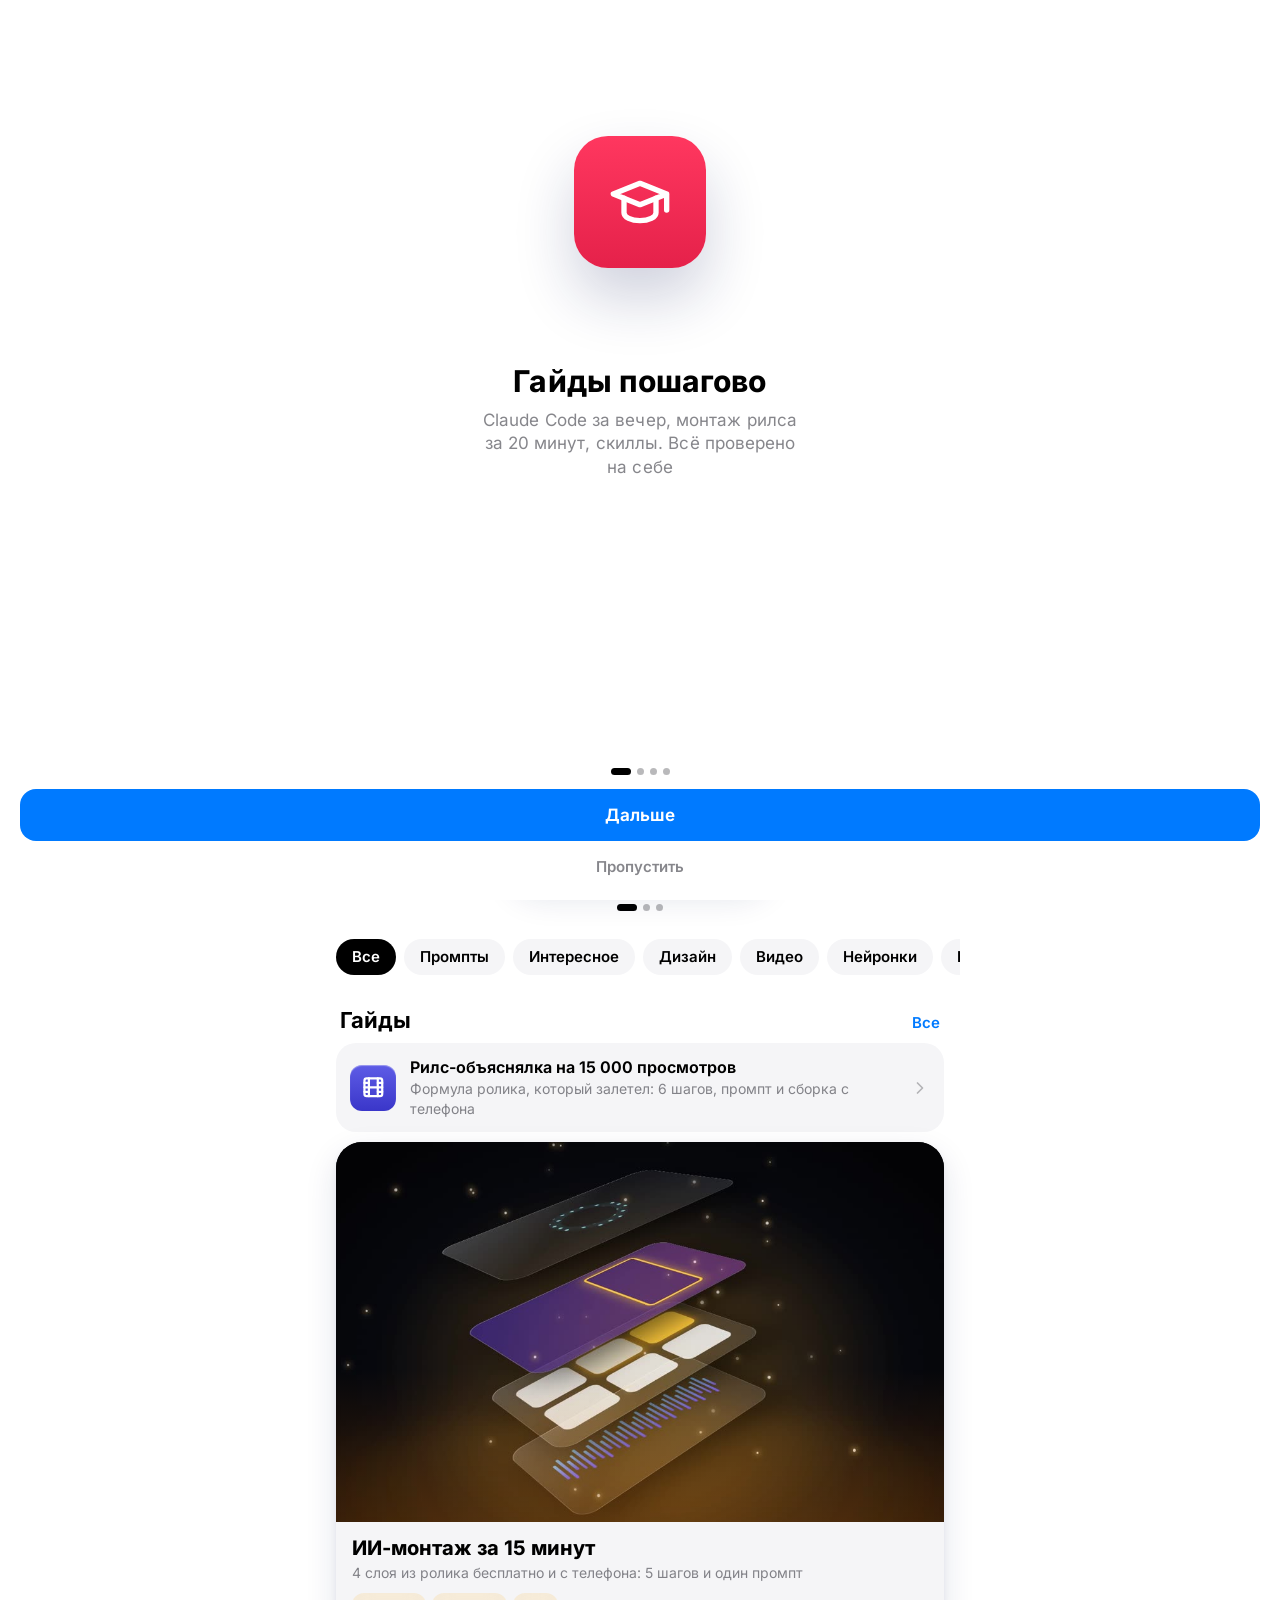
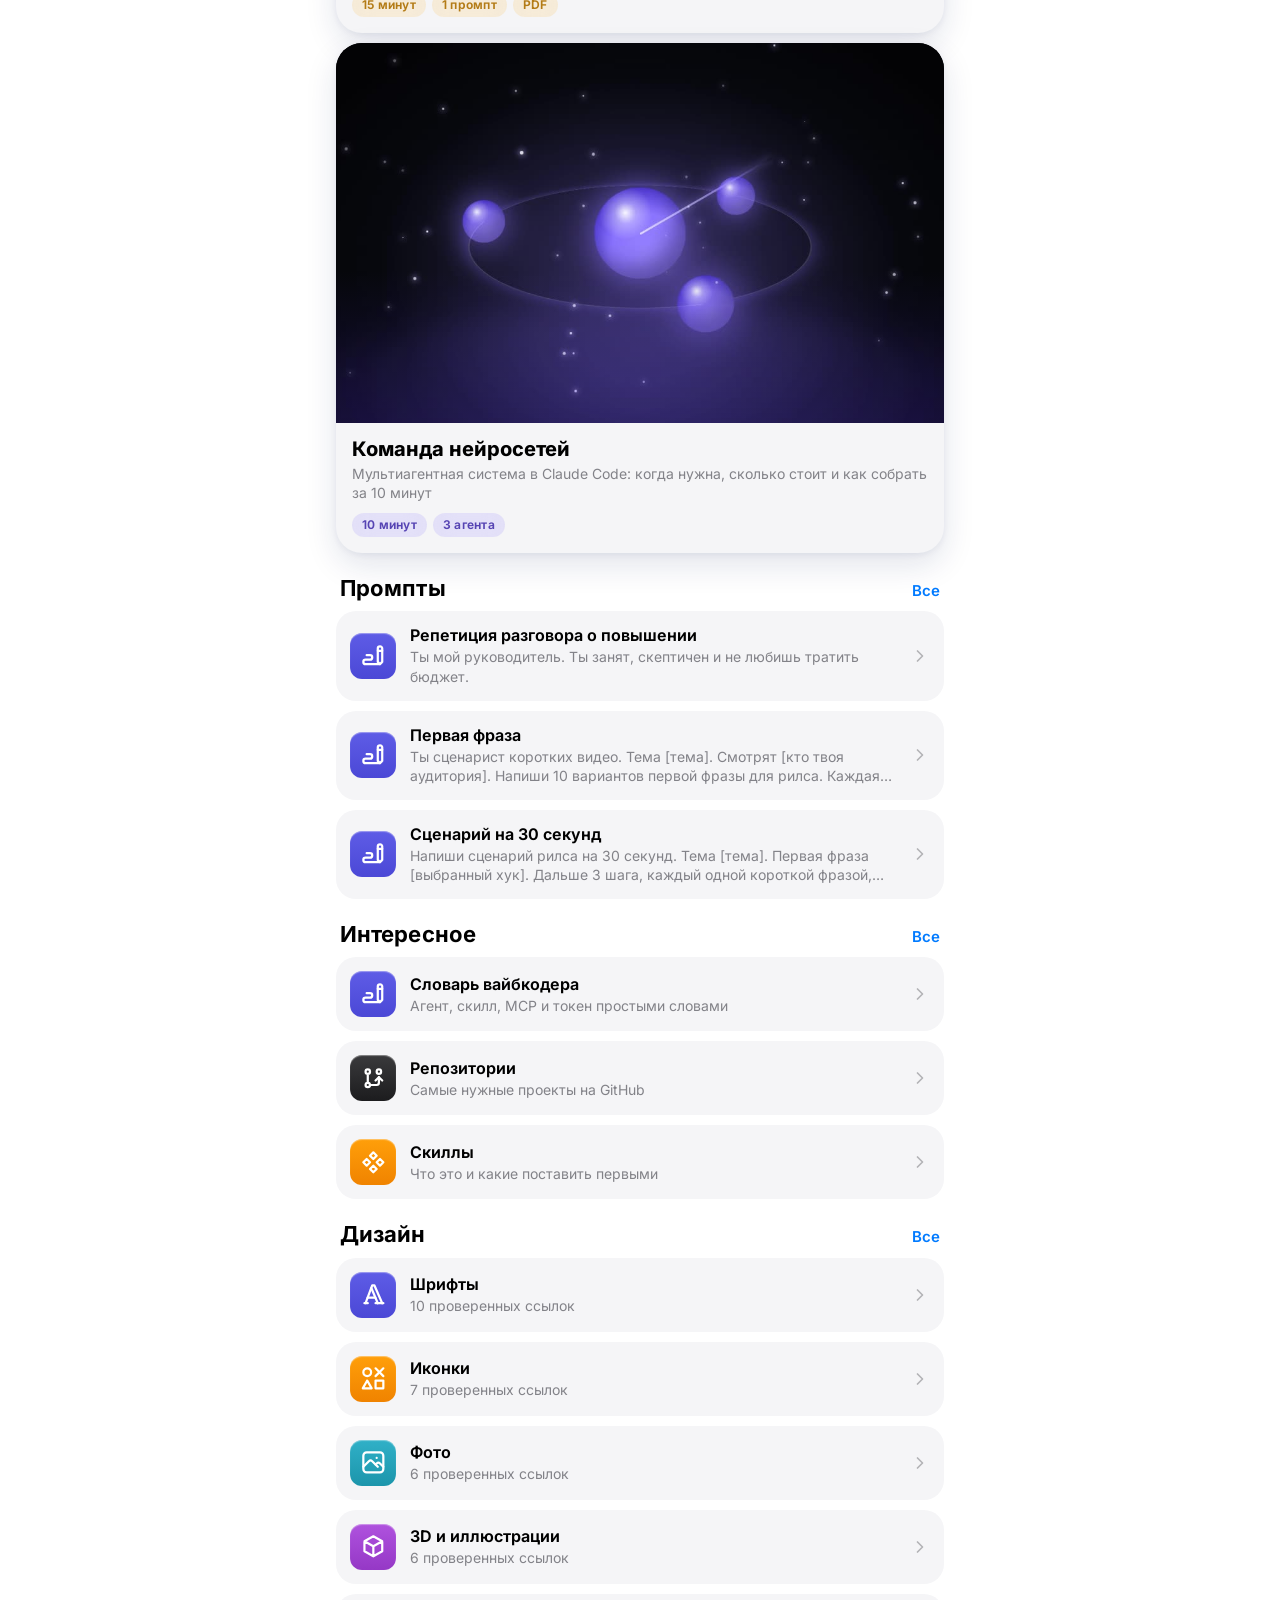
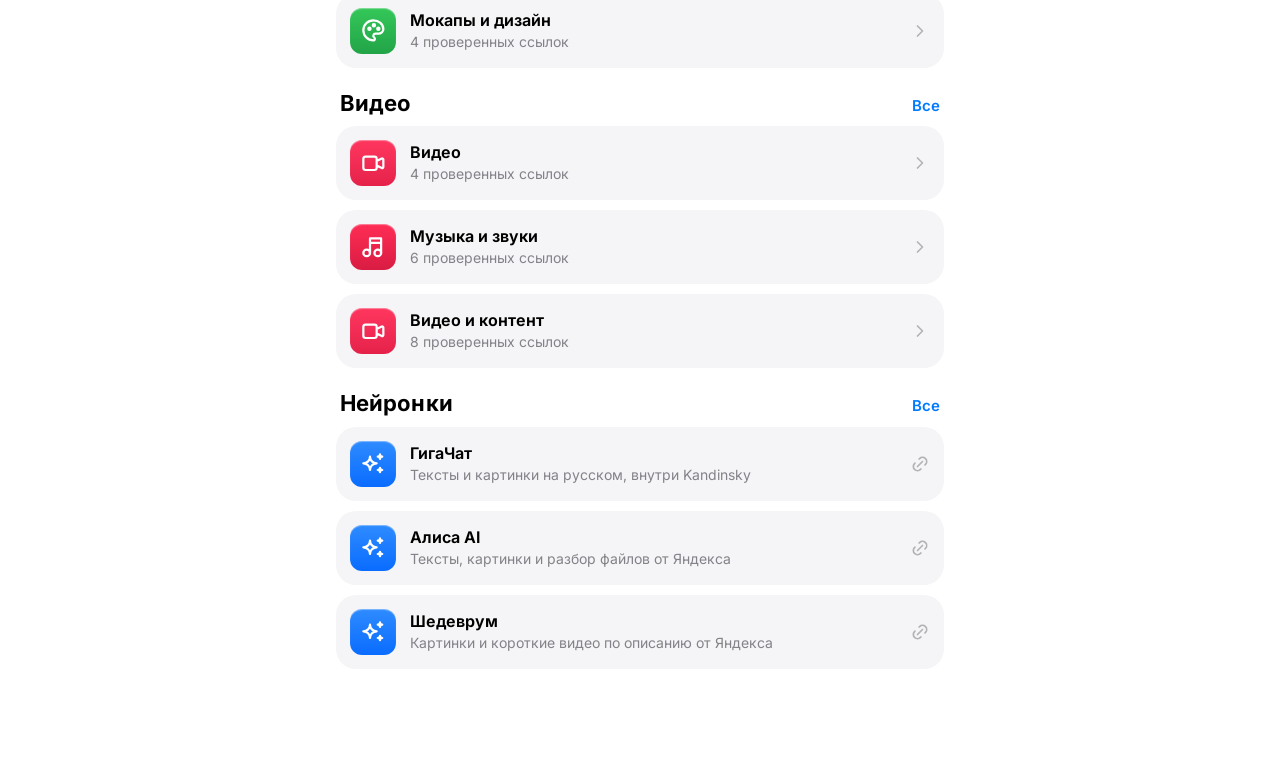
<file: index.html>
<!doctype html>
<html lang="ru" data-theme="light">
<head>
<meta charset="utf-8">
<meta name="viewport" content="width=device-width, initial-scale=1, viewport-fit=cover, user-scalable=no">
<meta name="color-scheme" content="light">
<title>ИИшница</title>
<link rel="stylesheet" href="app.css">
<script src="https://telegram.org/js/telegram-web-app.js"></script>
</head>
<body>
<div id="app">
  <main id="view" aria-live="polite"></main>
  <nav id="tabbar" class="lg-bar" role="tablist">
    <button role="tab" data-tab="home" class="tab"><span class="ti" data-icon="layout-grid"></span><span>Главная</span></button>
    <button role="tab" data-tab="account" class="tab"><span class="ti" data-icon="user-circle"></span><span>Аккаунт</span></button>
    <span class="lens" aria-hidden="true"></span>
  </nav>
  <div id="toast" role="status"></div>
</div>
<script src="icons.js"></script>
<script src="app.js"></script>
</body>
</html>
</file>
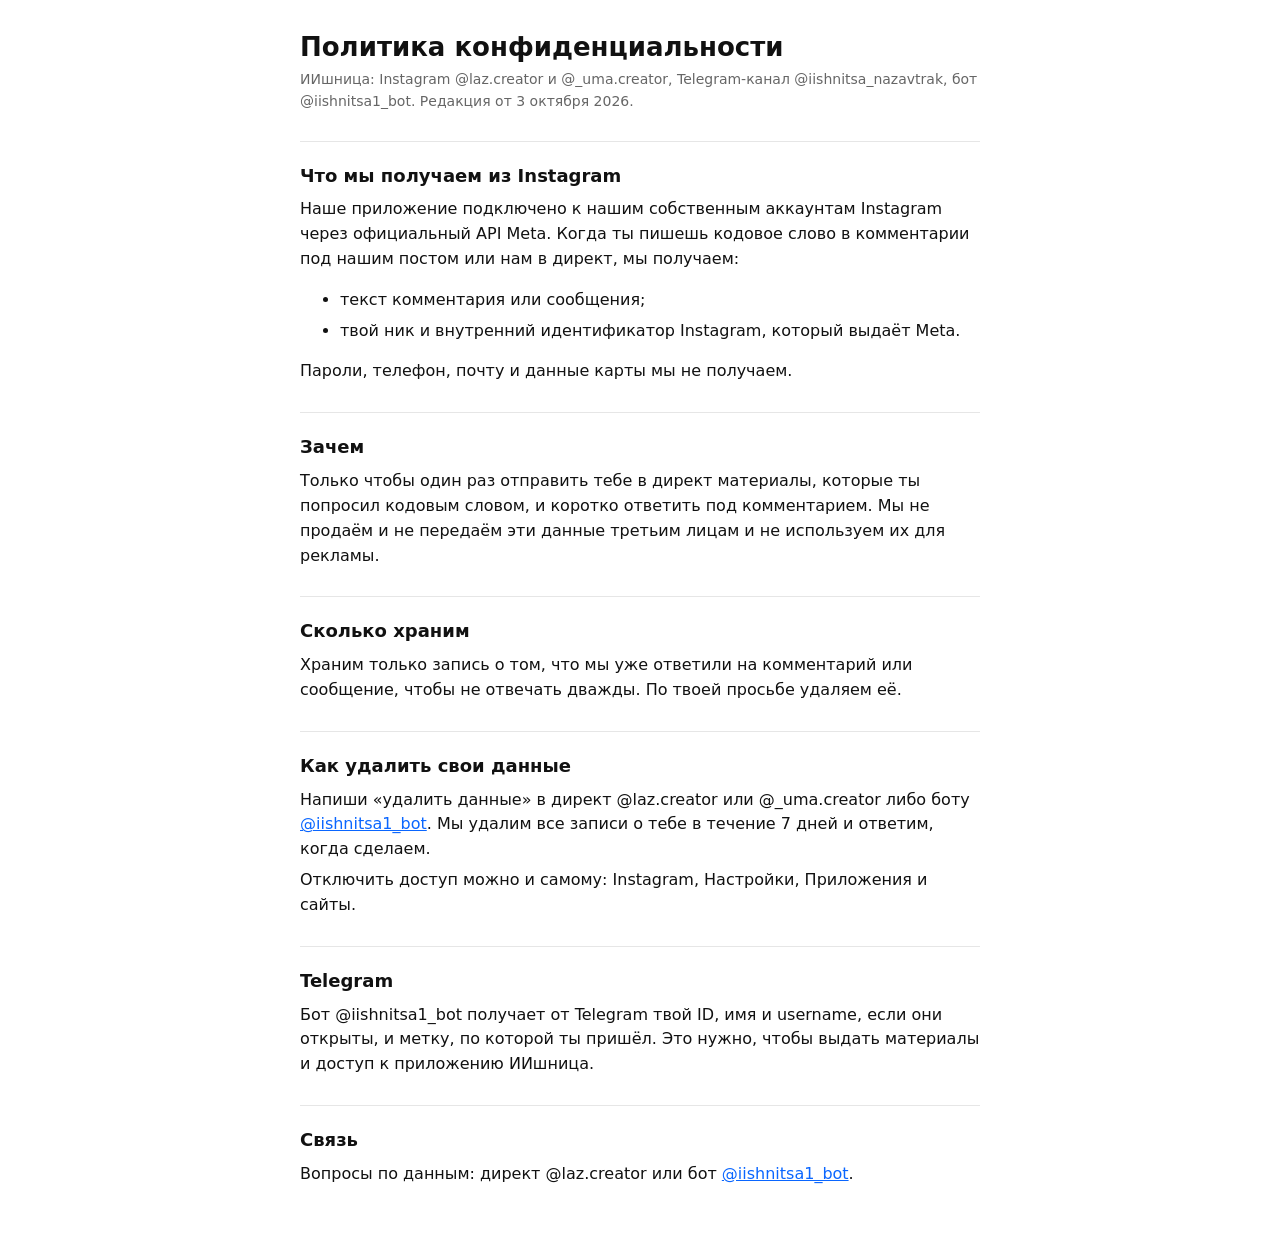
<file: privacy.html>
<!doctype html>
<html lang="ru">
<head>
<meta charset="utf-8">
<meta name="viewport" content="width=device-width, initial-scale=1">
<title>Политика конфиденциальности ИИшница</title>
<style>
  :root { --bg: #fff; --ink: #111; --muted: #666; --line: #e6e6e6; }
  body { margin: 0; background: var(--bg); color: var(--ink); font: 16px/1.55 -apple-system, BlinkMacSystemFont, "Inter", system-ui, sans-serif; }
  main { max-width: 680px; margin: 0 auto; padding: 32px 16px 64px; }
  h1 { font-size: 26px; line-height: 1.2; margin: 0 0 6px; }
  h2 { font-size: 18px; margin: 28px 0 8px; padding-top: 20px; border-top: 1px solid var(--line); }
  p, li { margin: 6px 0; }
  .muted { color: var(--muted); font-size: 14px; }
  a { color: #0a66ff; }
</style>
</head>
<body>
<main>
  <h1>Политика конфиденциальности</h1>
  <p class="muted">ИИшница: Instagram @laz.creator и @_uma.creator, Telegram-канал @iishnitsa_nazavtrak, бот @iishnitsa1_bot. Редакция от 3 октября 2026.</p>

  <h2>Что мы получаем из Instagram</h2>
  <p>Наше приложение подключено к нашим собственным аккаунтам Instagram через официальный API Meta. Когда ты пишешь кодовое слово в комментарии под нашим постом или нам в директ, мы получаем:</p>
  <ul>
    <li>текст комментария или сообщения;</li>
    <li>твой ник и внутренний идентификатор Instagram, который выдаёт Meta.</li>
  </ul>
  <p>Пароли, телефон, почту и данные карты мы не получаем.</p>

  <h2>Зачем</h2>
  <p>Только чтобы один раз отправить тебе в директ материалы, которые ты попросил кодовым словом, и коротко ответить под комментарием. Мы не продаём и не передаём эти данные третьим лицам и не используем их для рекламы.</p>

  <h2>Сколько храним</h2>
  <p>Храним только запись о том, что мы уже ответили на комментарий или сообщение, чтобы не отвечать дважды. По твоей просьбе удаляем её.</p>

  <h2 id="delete">Как удалить свои данные</h2>
  <p>Напиши «удалить данные» в директ @laz.creator или @_uma.creator либо боту <a href="https://t.me/iishnitsa1_bot">@iishnitsa1_bot</a>. Мы удалим все записи о тебе в течение 7 дней и ответим, когда сделаем.</p>
  <p>Отключить доступ можно и самому: Instagram, Настройки, Приложения и сайты.</p>

  <h2>Telegram</h2>
  <p>Бот @iishnitsa1_bot получает от Telegram твой ID, имя и username, если они открыты, и метку, по которой ты пришёл. Это нужно, чтобы выдать материалы и доступ к приложению ИИшница.</p>

  <h2>Связь</h2>
  <p>Вопросы по данным: директ @laz.creator или бот <a href="https://t.me/iishnitsa1_bot">@iishnitsa1_bot</a>.</p>
</main>
</body>
</html>
</file>
<file: app.css>
/* ИИшница mini-app · mm-apple: Apple HIG, systemBlue, Inter only, clean background, glass only on controls.
   No negative letter-spacing, no decorative shapes. Tokens swap for dark via [data-theme="dark"]. */
@font-face{font-family:InterMM;font-weight:100 900;font-display:swap;src:url('fonts/Inter-Cyrillic.woff2') format('woff2');unicode-range:U+0301,U+0400-045F,U+0490-0491,U+04B0-04B1,U+2116}
@font-face{font-family:InterMM;font-weight:100 900;font-display:swap;src:url('fonts/Inter-Latin.woff2') format('woff2');unicode-range:U+0000-00FF,U+0131,U+0152-0153,U+02BB-02BC,U+02C6,U+02DA,U+02DC,U+2000-206F,U+20AC,U+2122,U+2190-2199,U+2212,U+2215,U+2248,U+00D7,U+00F7,U+2713,U+25CF}

:root{
  --bg:#F2F2F7; --card:#FFFFFF; --fill:rgba(118,118,128,.12); --sep:rgba(60,60,67,.14);
  --label:#000; --label2:rgba(60,60,67,.62); --label3:rgba(60,60,67,.36);
  --blue:#007AFF; --tint:rgba(0,122,255,.10); --green:#34C759;
  --code:#F7F8FA; --code-line:rgba(60,60,67,.10);
  --glass:linear-gradient(150deg,rgba(255,255,255,.78),rgba(255,255,255,.56));
  --glass-edge:rgba(255,255,255,.9); --shadow:0 12px 32px rgba(20,30,90,.12),0 2px 6px rgba(20,30,90,.06);
  --r:22px; --pad:16px;
  --safe-b:env(safe-area-inset-bottom,0px);
}
[data-theme="dark"]{
  --bg:#000000; --card:#1C1C1E; --fill:rgba(118,118,128,.24); --sep:rgba(84,84,88,.6);
  --label:#FFF; --label2:rgba(235,235,245,.62); --label3:rgba(235,235,245,.32);
  --blue:#0A84FF; --tint:rgba(10,132,255,.18); --green:#30D158;
  --code:#141416; --code-line:rgba(235,235,245,.10);
  --glass:linear-gradient(150deg,rgba(44,44,48,.78),rgba(28,28,30,.62));
  --glass-edge:rgba(255,255,255,.14); --shadow:0 12px 32px rgba(0,0,0,.5);
}

*{margin:0;padding:0;box-sizing:border-box;-webkit-tap-highlight-color:transparent}
html,body{background:var(--bg);color:var(--label)}
body{font:400 17px/1.4 InterMM,-apple-system,system-ui,sans-serif;letter-spacing:.005em;-webkit-font-smoothing:antialiased;min-height:100vh;overscroll-behavior-y:none}
button{font:inherit;color:inherit;background:none;border:0;cursor:pointer}
a{color:var(--blue);text-decoration:none}
.ti{display:inline-grid;place-items:center;width:24px;height:24px;flex:none}
.ti svg{width:100%;height:100%;fill:none;stroke:currentColor;stroke-width:2;stroke-linecap:round;stroke-linejoin:round}

#view{padding:0 var(--pad) calc(110px + var(--safe-b));max-width:640px;margin:0 auto}
.screen{animation:in .32s cubic-bezier(.2,.8,.2,1)}
@keyframes in{from{opacity:0;transform:translateY(8px)}to{opacity:1;transform:none}}

/* large title, as in iOS */
.hero{padding:22px 4px 14px}
.hero .eyebrow{display:flex;align-items:center;gap:8px;font:600 13px/1 InterMM;color:var(--label2);text-transform:uppercase;letter-spacing:.06em}
.hero .eyebrow img{width:28px;height:28px;border-radius:50%}
.hero h1{margin-top:10px;font:750 34px/1.12 InterMM}
.hero p{margin-top:6px;color:var(--label2);font-size:16px}

/* search field */
.search{display:flex;align-items:center;gap:8px;height:40px;padding:0 12px;border-radius:12px;background:var(--fill);color:var(--label2);margin:4px 0 18px}
.search .ti{width:18px;height:18px}
.search input{flex:1;min-width:0;border:0;outline:0;background:none;font:inherit;font-size:17px;color:var(--label)}
.search input::placeholder{color:var(--label2)}

.h2{font:700 22px/1.2 InterMM;margin:22px 4px 10px}
.caption{font:500 13px/1.3 InterMM;color:var(--label2);text-transform:uppercase;letter-spacing:.05em;margin:22px 16px 8px}
.foot{font-size:13px;color:var(--label2);margin:8px 16px 0}

/* featured guide card */
.feature{position:relative;display:block;width:100%;text-align:left;border-radius:26px;padding:22px;background:var(--card);box-shadow:var(--shadow);overflow:hidden}
.feature .sym{width:56px;height:56px;border-radius:14px}
.feature h3{margin-top:18px;font:750 24px/1.18 InterMM}
.feature p{margin-top:6px;color:var(--label2);font-size:15px}
.feature .meta{display:flex;gap:8px;margin-top:16px;flex-wrap:wrap}
.pill{display:inline-flex;align-items:center;gap:6px;height:28px;padding:0 12px;border-radius:999px;background:var(--tint);color:var(--blue);font:600 13px/1 InterMM}
.pill .ti{width:15px;height:15px}
.feature .go{position:absolute;right:22px;top:22px;height:32px;padding:0 16px;border-radius:999px;background:var(--blue);color:#fff;font:650 15px/32px InterMM}

/* iOS inset grouped list */
.group{background:var(--card);border-radius:var(--r);overflow:hidden}
.row{display:flex;align-items:center;gap:14px;width:100%;min-height:60px;padding:10px 16px;text-align:left;position:relative}
.row+.row:before{content:"";position:absolute;top:0;right:0;left:68px;height:.5px;background:var(--sep)}
.row:active{background:var(--fill)}
.row .txt{flex:1;min-width:0}
.row .t{font:600 17px/1.25 InterMM}
.row .s{font-size:14px;color:var(--label2);margin-top:2px}
.row .chev{color:var(--label3);width:20px;height:20px}
.row .count{color:var(--label2);font-size:15px}

.sym{display:grid;place-items:center;flex:none;width:38px;height:38px;border-radius:10px;color:#fff;
  background:linear-gradient(180deg,var(--c1,#2E8BFF),var(--c2,#0A6CFF));box-shadow:inset 0 1px 1px rgba(255,255,255,.4)}
.sym .ti{width:58%;height:58%}
.sym.emoji{background:var(--fill);font-size:20px}

/* library item */
.item{display:block;width:100%;text-align:left;padding:14px 16px;position:relative}
.item+.item:before{content:"";position:absolute;top:0;right:0;left:16px;height:.5px;background:var(--sep)}
.item:active{background:var(--fill)}
.item .top{display:flex;align-items:center;gap:8px}
.item .t{font:650 17px/1.25 InterMM;flex:1;min-width:0}
.item .ext{color:var(--blue);width:18px;height:18px}
.item .w{margin-top:4px;font-size:15px;color:var(--label)}
.item .chips{display:flex;flex-wrap:wrap;gap:6px;margin-top:8px}
.chip{height:24px;padding:0 10px;border-radius:999px;background:var(--fill);color:var(--label2);font:600 12px/24px InterMM}
.chip.ok{background:rgba(52,199,89,.14);color:#1F8F3F}
[data-theme="dark"] .chip.ok{color:var(--green)}
.item .note{margin-top:8px;font-size:13px;color:#C93400}
[data-theme="dark"] .item .note{color:#FF9F0A}

/* guide reader */
.nav{position:sticky;top:0;z-index:5;display:flex;align-items:center;gap:6px;height:48px;margin:0 calc(-1 * var(--pad));padding:0 8px;
  background:color-mix(in srgb,var(--bg) 82%,transparent);-webkit-backdrop-filter:blur(20px) saturate(1.6);backdrop-filter:blur(20px) saturate(1.6)}
.nav .back{display:flex;align-items:center;color:var(--blue);font-size:17px;height:44px;padding-right:8px}
.nav .back .ti{width:28px;height:28px}
.doc h1{font:750 30px/1.15 InterMM;margin:14px 4px 8px}
.doc .lead{color:var(--label2);margin:0 4px 16px}
.doc h2{font:700 22px/1.2 InterMM;margin:28px 4px 10px}
.doc h3{font:650 18px/1.3 InterMM;margin:20px 4px 6px}
.doc p{margin:0 4px 12px}
.doc ul,.doc ol{margin:0 4px 12px 26px}
.doc li{margin-bottom:6px}
.doc b{font-weight:650}
.step{background:var(--card);border-radius:18px;padding:16px;margin-bottom:10px}
.step .k{display:inline-block;font:650 12px/1 InterMM;color:var(--blue);text-transform:uppercase;letter-spacing:.05em;margin-bottom:8px}
.step .st{font:650 17px/1.3 InterMM;margin-bottom:6px}
.step p{margin:0;color:var(--label)}

.code{position:relative;background:var(--card);border-radius:18px;margin:0 0 12px;overflow:hidden;box-shadow:0 1px 0 var(--code-line)}
.code pre{padding:16px 16px 12px;white-space:pre-wrap;word-break:break-word;font:450 15px/1.5 InterMM;color:var(--label)}
.code .bar{display:flex;justify-content:flex-end;padding:0 10px 10px}
.copy{display:inline-flex;align-items:center;gap:6px;height:34px;padding:0 14px;border-radius:999px;background:var(--tint);color:var(--blue);font:650 14px/1 InterMM}
.copy .ti{width:17px;height:17px}
.copy.done{background:rgba(52,199,89,.16);color:#1F8F3F}
[data-theme="dark"] .copy.done{color:var(--green)}

.cta{display:flex;align-items:center;justify-content:center;gap:8px;width:100%;height:52px;border-radius:16px;background:var(--blue);color:#fff;font:650 17px/1 InterMM;margin:18px 0 6px}
.cta .ti{width:22px;height:22px}
.empty{text-align:center;color:var(--label2);padding:40px 20px}

/* floating Liquid Glass tab bar (iOS 26) */
.lg-bar{position:fixed;left:50%;bottom:calc(14px + var(--safe-b));transform:translateX(-50%);z-index:10;display:grid;grid-template-columns:repeat(2,1fr);
  width:min(260px,calc(100% - 48px));height:62px;padding:4px;border-radius:999px;background:var(--glass);
  -webkit-backdrop-filter:blur(18px) saturate(1.8);backdrop-filter:blur(18px) saturate(1.8);
  box-shadow:var(--shadow),inset 0 1px 1px var(--glass-edge),inset 0 -1px 2px rgba(255,255,255,.25)}
.tab{position:relative;z-index:1;display:flex;flex-direction:column;align-items:center;justify-content:center;gap:3px;border-radius:999px;color:var(--label2);font:600 11px/1 InterMM}
.tab .ti{width:24px;height:24px}
.tab[aria-selected="true"]{color:var(--blue)}
.lens{position:absolute;top:4px;bottom:4px;left:4px;width:calc((100% - 8px) / 2);border-radius:999px;background:var(--tint);transition:transform .38s cubic-bezier(.3,1.35,.5,1)}
.lg-bar[data-at="account"] .lens{transform:translateX(100%)}
.lg-bar.hide{transform:translate(-50%,140%);transition:transform .3s}

#toast{position:fixed;left:50%;top:calc(12px + env(safe-area-inset-top,0px));transform:translate(-50%,-160%);z-index:20;padding:10px 18px;border-radius:999px;
  background:var(--glass);-webkit-backdrop-filter:blur(18px);backdrop-filter:blur(18px);box-shadow:var(--shadow);font:600 15px/1 InterMM;transition:transform .35s cubic-bezier(.3,1.3,.5,1),visibility .35s;visibility:hidden}
#toast.on{transform:translate(-50%,0);visibility:visible}
@media (prefers-reduced-motion:reduce){*{animation:none!important;transition:none!important}}

/* glossary: expandable rows */
.term{position:relative}
.term+.term:before{content:"";position:absolute;top:0;right:0;left:16px;height:.5px;background:var(--sep)}
.term summary{display:flex;align-items:center;gap:8px;min-height:52px;padding:10px 16px;list-style:none;cursor:pointer}
.term summary::-webkit-details-marker{display:none}
.term summary .t{font:650 17px/1.25 InterMM}
.term summary .en{flex:1;min-width:0;color:var(--label2);font-size:14px}
.term summary .chev{color:var(--label3);width:20px;height:20px;transition:transform .25s}
.term[open] summary .chev{transform:rotate(180deg)}
.term .body{padding:0 16px 14px}
.term .body p{font-size:15px;margin-bottom:8px}
.term .body .more{color:var(--label2)}
.src{display:inline-flex;align-items:center;gap:6px;height:30px;padding:0 12px;border-radius:999px;background:var(--tint);color:var(--blue);font:600 13px/1 InterMM}
.src .ti{width:15px;height:15px}
.card-note{background:var(--card);border-radius:18px;padding:14px 16px;margin:0 0 14px;font-size:15px}

/* ---------- home (white) ---------- */
body.white{--bg:#FFFFFF;--card:#F5F5F7}
[data-theme="dark"] body.white{--bg:#000000;--card:#1C1C1E}
.topbar{display:flex;align-items:center;gap:10px;padding:16px 4px 14px}
.topbar img{width:40px;height:40px;border-radius:50%;background:var(--card)}
.topbar b{display:block;font:750 20px/1.1 InterMM}
.topbar span{font-size:13px;color:var(--label2)}

.slider{display:flex;gap:12px;overflow-x:auto;scroll-snap-type:x mandatory;margin:0 calc(-1 * var(--pad));padding:0 var(--pad);scrollbar-width:none}
.slider::-webkit-scrollbar{display:none}
.slide{flex:0 0 100%;scroll-snap-align:center;position:relative;display:flex;flex-direction:column;border-radius:28px;overflow:hidden;text-align:left;color:#fff;
  background:linear-gradient(160deg,var(--a),var(--b));box-shadow:0 18px 40px color-mix(in srgb,var(--b) 35%,transparent)}
.slide-art{height:196px;display:flex;align-items:center;justify-content:center;padding:18px 18px 0}
.slide-txt{padding:14px 22px 22px}
.slide h2{font:750 26px/1.15 InterMM;margin-top:8px}
.slide p{margin-top:6px;font-size:15px;opacity:.88}
.slide-cta{display:inline-flex;align-items:center;gap:4px;margin-top:14px;height:38px;padding:0 16px 0 18px;border-radius:999px;background:#fff;color:#000;font:650 15px/38px InterMM}
.slide-cta .ti{width:18px;height:18px}
.badge{display:inline-block;height:24px;padding:0 10px;border-radius:999px;background:rgba(255,255,255,.22);color:#fff;font:650 12px/24px InterMM;letter-spacing:.02em;
  -webkit-backdrop-filter:blur(10px);backdrop-filter:blur(10px)}
.dots{display:flex;justify-content:center;gap:6px;margin:12px 0 18px}
.dots i{width:7px;height:7px;border-radius:50%;background:var(--label3);transition:width .3s,background .3s}
.dots i.on{width:20px;border-radius:4px;background:var(--label)}

.promo{border-radius:24px;overflow:hidden;background:var(--card);aspect-ratio:4/5;margin-bottom:22px}
.promo video{width:100%;height:100%;object-fit:cover;display:block}

.chips{position:sticky;top:0;z-index:4;display:flex;gap:8px;overflow-x:auto;margin:0 calc(-1 * var(--pad));padding:10px var(--pad);background:var(--bg);scrollbar-width:none}
.chips::-webkit-scrollbar{display:none}
.chip-btn{flex:none;height:36px;padding:0 16px;border-radius:999px;background:var(--card);color:var(--label);font:600 15px/36px InterMM;transition:background .2s,color .2s}
.chip-btn.on{background:var(--label);color:var(--bg)}
.fhead{display:flex;align-items:baseline;justify-content:space-between;margin:22px 4px 10px}
.fhead h2{font:700 22px/1.2 InterMM}
.fhead .more{color:var(--blue);font:600 15px/1 InterMM}
.flist{display:flex;flex-direction:column;gap:10px}
.fcard{display:flex;align-items:center;gap:14px;width:100%;text-align:left;padding:14px 14px 14px 14px;border-radius:20px;background:var(--card)}
.fcard:active{transform:scale(.985)}
.fcard .sym{width:46px;height:46px;border-radius:12px}
.fcard .txt{flex:1;min-width:0;display:flex;flex-direction:column}
.fcard .t{font:650 16px/1.25 InterMM}
.fcard .s{font-size:14px;color:var(--label2);margin-top:2px;overflow:hidden;text-overflow:ellipsis;display:-webkit-box;-webkit-line-clamp:2;-webkit-box-orient:vertical}
.fcard .chev{color:var(--label3);width:20px;height:20px}

/* ---------- illustrations ---------- */
.art-term{width:88%;max-width:320px;border-radius:18px;padding:12px 14px 14px;background:rgba(10,14,30,.55);box-shadow:0 20px 40px rgba(0,0,0,.25),inset 0 1px 0 rgba(255,255,255,.18);
  -webkit-backdrop-filter:blur(16px);backdrop-filter:blur(16px);font:500 14px/1.6 InterMM;color:#fff;transform:rotate(-2deg)}
.art-term .bar{display:flex;gap:6px;margin-bottom:8px}
.art-term .bar i{width:10px;height:10px;border-radius:50%;background:#FF5F57}
.art-term .bar i+i{background:#FEBC2E}.art-term .bar i+i+i{background:#28C840}
.art-term .ln{display:flex;align-items:center;gap:6px;white-space:nowrap;overflow:hidden}
.art-term .pr{color:#7CC4FF;font-weight:700}
.art-term .dim{opacity:.7}
.art-term .ok .ti{width:16px;height:16px;color:#30D158}
.art-club{position:relative;width:100%;height:170px}
.art-club span{position:absolute;top:calc(20px + var(--i) * 6px);left:calc(12% + var(--i) * 19%);width:64px;height:64px;border-radius:50%;display:grid;place-items:center;font-size:30px;
  background:rgba(255,255,255,.22);box-shadow:inset 0 1px 0 rgba(255,255,255,.4),0 10px 24px rgba(0,0,0,.18);-webkit-backdrop-filter:blur(12px);backdrop-filter:blur(12px)}
.art-club .bubble{position:absolute;left:8%;right:8%;bottom:0;padding:12px 14px;border-radius:18px 18px 18px 6px;background:#fff;color:#000;font:600 14px/1.3 InterMM;box-shadow:0 12px 30px rgba(0,0,0,.18)}

/* ---------- product page ---------- */
.art-reels{position:relative;width:100%;max-width:300px;height:176px}
.art-reels .lay{position:absolute;left:12%;right:12%;top:calc(var(--i) * 38px);height:56px;display:flex;align-items:center;gap:10px;padding:0 14px;border-radius:16px;
  background:rgba(255,255,255,.2);border:1px solid rgba(255,255,255,.45);box-shadow:0 14px 28px rgba(0,0,0,.18),inset 0 1px 0 rgba(255,255,255,.35);
  transform:translateX(calc(var(--i) * 10px - 15px)) skewX(-8deg);font:650 15px/1 InterMM}
.art-reels .lay:nth-child(3){background:rgba(255,255,255,.95);color:#1A1200}
.art-reels .ic .ti{width:22px;height:22px}
.art-reels .lay>*{transform:skewX(8deg)}
.p-hero{position:relative;border-radius:28px;padding:22px 22px 24px;margin-top:6px;color:#fff;background:linear-gradient(160deg,var(--a),var(--b));overflow:hidden}
.p-hero .p-art{display:flex;justify-content:center;margin-bottom:18px}
.p-hero h1{font:750 30px/1.12 InterMM;margin-top:10px}
.p-hero p{margin-top:8px;opacity:.9}
.p-facts{display:grid;grid-template-columns:repeat(3,1fr);gap:8px;margin:14px 0 4px}
.p-facts div{background:var(--card);border-radius:18px;padding:12px;text-align:center}
.p-facts b{display:block;font:750 20px/1.2 InterMM}
.p-facts span{font-size:12px;color:var(--label2)}
.p-h{font:700 24px/1.2 InterMM;margin:30px 4px 6px}
.p-sub{color:var(--label2);margin:0 4px 12px}
.p-note{font-size:13px;color:var(--label2);margin:10px 4px 0}
.row.static{cursor:default}
.row.static:active{background:none}
.row .chip{flex:none}
.p-prices{display:flex;gap:10px;overflow-x:auto;margin:0 calc(-1 * var(--pad));padding:4px var(--pad) 8px;scroll-snap-type:x mandatory;scrollbar-width:none}
.p-prices::-webkit-scrollbar{display:none}
.price{flex:0 0 72%;scroll-snap-align:start;position:relative;background:var(--card);border-radius:22px;padding:18px}
.price.pick{box-shadow:inset 0 0 0 2px var(--blue)}
.price .badge{position:absolute;top:14px;right:14px;background:var(--blue)}
.price .pn{font:650 15px/1.2 InterMM;color:var(--label2)}
.price .pv{font:750 30px/1.2 InterMM;margin-top:6px}
.price .ps{font-size:13px;color:var(--label2)}
.price p{margin-top:10px;font-size:14px}
.p-mods{position:relative;display:flex;flex-direction:column;gap:10px}
.mod{display:flex;gap:14px;background:var(--card);border-radius:20px;padding:16px}
.mod .n{flex:none;width:32px;height:32px;border-radius:50%;display:grid;place-items:center;background:var(--blue);color:#fff;font:700 15px/1 InterMM}
.mod b{font:650 16px/1.3 InterMM}
.mod p{font-size:14px;color:var(--label2);margin-top:4px}
.p-bottom{margin-top:26px}
.foot.center{text-align:center}

/* ---------- account ---------- */
.profile{display:flex;align-items:center;gap:14px;background:var(--card);border-radius:22px;padding:16px;margin-bottom:6px}
.profile img,.ava-fallback{width:56px;height:56px;border-radius:50%;flex:none}
.ava-fallback{display:grid;place-items:center;background:linear-gradient(180deg,#2E8BFF,#0A6CFF);color:#fff;font:700 24px/1 InterMM}
.profile b{display:block;font:650 18px/1.2 InterMM}
.profile span{font-size:14px;color:var(--label2)}
.empty-card{background:var(--card);border-radius:24px;padding:28px 20px;text-align:center}
.empty-card>.ti{width:44px;height:44px;color:var(--label3)}
.empty-card b{display:block;margin-top:10px;font:650 18px/1.2 InterMM}
.empty-card p{margin-top:6px;color:var(--label2);font-size:15px}
.legal p,.legal li{font-size:15px}
.art-term .ok .ti svg{stroke:none}
.p-video{margin:14px 0 0}

/* video banners in the home slider (4:5, text is inside the video) */
.slide.vid{display:block;aspect-ratio:4/5;background:#F5F5F7;box-shadow:0 14px 34px rgba(20,30,90,.12)}
.slide.vid video{position:absolute;inset:0;width:100%;height:100%;object-fit:cover;display:block}
.slide.vid .glass-pill{position:absolute;right:14px;bottom:14px;margin:0;background:rgba(255,255,255,.72);-webkit-backdrop-filter:blur(14px) saturate(1.6);backdrop-filter:blur(14px) saturate(1.6);
  box-shadow:0 6px 18px rgba(20,30,90,.14),inset 0 1px 1px #fff}

/* ---------- rich guide ---------- */
.progress{position:fixed;left:0;right:0;top:0;height:3px;z-index:30}
.progress i{display:block;height:100%;background:var(--blue);transform:scaleX(0);transform-origin:0 50%}
.gcover{position:relative;border-radius:28px;padding:22px;margin-top:6px;color:#fff;background:linear-gradient(160deg,var(--a),var(--b));overflow:hidden;box-shadow:0 18px 40px color-mix(in srgb,var(--b) 30%,transparent)}
.gcover .sym.big{width:64px;height:64px;border-radius:17px;background:rgba(255,255,255,.22);box-shadow:inset 0 1px 1px rgba(255,255,255,.5)}
.gcover h1{font:750 28px/1.15 InterMM;margin-top:16px}
.gcover p{margin-top:8px;opacity:.9;font-size:15px}
.gcover .meta{display:flex;flex-wrap:wrap;gap:6px;margin-top:14px}
.author{display:flex;align-items:center;gap:10px;margin:16px 4px 6px}
.author img{width:36px;height:36px;border-radius:50%;background:var(--card)}
.author b{display:block;font:650 15px/1.2 InterMM}
.author div span{font-size:13px;color:var(--label2)}
.author .read{margin-left:auto;display:flex;align-items:center;gap:5px;font-size:13px;color:var(--label2)}
.author .read .ti{width:16px;height:16px}
.guide .lead{color:var(--label);font-size:16px;margin:10px 4px}
.toc{background:var(--card);border-radius:22px;padding:6px 0;margin:16px 0 8px}
.toc-h{font:650 13px/1 InterMM;color:var(--label2);text-transform:uppercase;letter-spacing:.05em;padding:12px 16px 6px}
.toc-row{display:flex;align-items:center;gap:12px;width:100%;text-align:left;padding:9px 16px;font:600 16px/1.3 InterMM}
.toc-row span:nth-child(2){flex:1}
.toc-row .chev{color:var(--label3);width:18px;height:18px}
.toc-row.solo{background:var(--card);border-radius:18px;padding:14px 16px;margin-top:12px}
.gemoji{flex:none;display:grid;place-items:center;width:44px;height:44px;border-radius:13px;background:var(--tint);font-size:22px}
.gemoji.sm{width:32px;height:32px;border-radius:10px;font-size:17px}
.gsec{scroll-margin-top:56px;margin-top:30px}
.gsec-h{display:flex;align-items:center;gap:12px;margin:0 4px 14px}
.gsec-h h2{font:750 23px/1.2 InterMM}
.para{margin:0 4px 12px;font-size:16px}
.tl-step{position:relative;margin-left:14px;padding:0 0 18px 26px;border-left:2px solid rgba(0,122,255,.18)}
.tl-step:last-of-type{border-left-color:transparent}
.tl-step .dot{position:absolute;left:-8px;top:2px;width:14px;height:14px;border-radius:50%;background:var(--blue);box-shadow:0 0 0 4px var(--bg)}
.time{display:inline-block;height:24px;padding:0 10px;border-radius:999px;background:var(--tint);color:var(--blue);font:700 12px/24px InterMM;letter-spacing:.02em}
.tl-step b{display:block;margin-top:8px;font:650 17px/1.3 InterMM}
.tl-step p{margin-top:4px;font-size:15px;color:var(--label)}
.pcard{background:var(--card);border-radius:22px;padding:16px;margin-bottom:12px}
.pcard .ph{display:flex;align-items:center;gap:10px;margin-bottom:10px}
.pcard .ph b{font:650 17px/1.25 InterMM}
.pn{flex:none;display:inline-grid;place-items:center;width:28px;height:28px;border-radius:50%;background:var(--blue);color:#fff;font:700 14px/1 InterMM}
.pcard pre{white-space:pre-wrap;word-break:break-word;font:450 15px/1.55 InterMM;background:#fff;border-radius:16px;padding:14px;box-shadow:inset 0 0 0 1px rgba(60,60,67,.08)}
.var{display:inline;padding:1px 6px;border-radius:7px;background:rgba(255,149,0,.16);color:#B35C00;font-weight:600}
.copy.wide{display:flex;justify-content:center;width:100%;height:44px;margin-top:10px;border-radius:14px}
.copy.primary{background:var(--blue);color:#fff;height:52px;font-size:16px;border-radius:16px}
.copy.primary.done{background:var(--green);color:#fff}
.beats{background:var(--card);border-radius:22px;padding:8px 16px}
.beat{display:flex;align-items:center;gap:12px;padding:10px 0}
.beat+.beat{border-top:.5px solid var(--sep)}
.beat .time{flex:none;min-width:64px;text-align:center}
.beat span:last-child{font-size:15px}
.ncards,.icards{display:flex;flex-direction:column;gap:10px;margin-bottom:12px}
.ncard,.icard{display:flex;gap:12px;align-items:flex-start;background:var(--card);border-radius:18px;padding:14px}
.ncard p,.icard p{font-size:15px}
.icard>.ti{flex:none;width:28px;height:28px;padding:5px;border-radius:50%;color:#fff;background:var(--green)}
.icard.no>.ti{background:var(--red,#FF3B30)}
.upsell{position:relative;margin-top:34px;border-radius:26px;padding:20px;color:#fff;background:linear-gradient(160deg,#2E8BFF,#0A4FD6);cursor:pointer}
.upsell b{display:block;margin-top:10px;font:750 22px/1.2 InterMM}
.upsell p{margin-top:6px;opacity:.9;font-size:15px}
.cta.ghost{background:var(--card);color:var(--label)}
/* ---------- prompt page ---------- */
.howto{display:grid;grid-template-columns:repeat(3,1fr);gap:8px;margin:14px 0}
.howto div{background:var(--card);border-radius:16px;padding:12px 10px;font:600 13px/1.35 InterMM;display:flex;flex-direction:column;gap:8px}
.howto .var{font-size:12px;padding:0 4px}
.pcard.big pre{font-size:16px}
.vars{background:var(--card);border-radius:20px;padding:0 12px 14px;margin:0 0 12px;display:flex;flex-wrap:wrap;gap:8px}
.vars .toc-h{width:100%;padding-left:4px}
.open2{display:grid;grid-template-columns:1fr 1fr;gap:8px}
.obtn{display:flex;align-items:center;justify-content:center;gap:8px;height:48px;border-radius:14px;background:var(--card);font:650 15px/1 InterMM}
.obtn .ti{width:20px;height:20px;color:var(--blue)}

/* ---------- search entry, saved, new marks ---------- */
.topbar .round{margin-left:auto;width:40px;height:40px;border-radius:50%;display:grid;place-items:center;background:var(--card);color:#FF2D55}
.topbar .round .ti{width:22px;height:22px}
.search.fake{width:100%;text-align:left;margin:0 0 16px;cursor:pointer}
.search.fake span{color:var(--label2);font-size:16px}
.new{display:inline-block;vertical-align:2px;margin-right:6px;height:18px;padding:0 7px;border-radius:999px;background:#FF3B30;color:#fff;font:700 10px/18px InterMM;letter-spacing:.04em;text-transform:uppercase}
.hints{display:flex;flex-wrap:wrap;gap:8px}
/* favourite / share buttons */
.fav .ti svg{transition:fill .2s}
.fav.on{color:#FF2D55}
.fav.on .ti svg{fill:currentColor}
.gact{position:absolute;top:18px;right:18px;display:flex;gap:8px}
.gact .fav{width:42px;height:42px;border-radius:50%;display:grid;place-items:center;color:#fff;background:rgba(255,255,255,.22);-webkit-backdrop-filter:blur(10px);backdrop-filter:blur(10px)}
.gact .fav .ti{width:22px;height:22px}
.gact .fav.on{background:#fff;color:#FF2D55}
.open2.act{margin-bottom:8px}
.obtn.fav.on{background:rgba(255,45,85,.1)}
.obtn.fav span{font:650 15px/1 InterMM}
/* ---------- onboarding ---------- */
.onb{position:fixed;inset:0;z-index:50;background:#fff;display:flex;flex-direction:column;overflow:hidden;animation:onbIn .35s ease}
.onb.out{opacity:0;transform:scale(1.02);transition:opacity .3s,transform .3s}
@keyframes onbIn{from{opacity:0}to{opacity:1}}
.onb-track{flex:1;display:flex;transition:transform .45s cubic-bezier(.3,1,.4,1)}
.onb-page{flex:0 0 100%;padding:calc(40px + env(safe-area-inset-top,0px)) 28px 0;display:flex;flex-direction:column;align-items:center;text-align:center;overflow-y:auto}
.onb-art{height:36vh;min-height:200px;display:grid;place-items:center}
.onb-art .sym{width:132px;height:132px;border-radius:34px;box-shadow:0 30px 60px rgba(20,30,90,.2)}
.onb-art .sym .ti{width:64px;height:64px}
.onb h1{font:750 30px/1.15 InterMM}
.onb p{margin-top:10px;color:var(--label2);font-size:17px;max-width:320px}
.onb .pick{align-items:stretch;text-align:left}
.onb .pick h1,.onb .pick p{text-align:center;align-self:center}
.picks{display:flex;flex-direction:column;gap:10px;margin-top:22px;padding-bottom:20px}
.pick-btn{display:flex;align-items:center;gap:14px;padding:12px 14px;border-radius:18px;background:#F5F5F7;text-align:left;font:650 16px/1.25 InterMM;transition:box-shadow .2s,background .2s}
.pick-btn .sym{width:40px;height:40px;border-radius:11px}
.pick-btn span:nth-child(2){flex:1}
.pick-btn>.ti{width:24px;height:24px;color:transparent;border-radius:50%;box-shadow:inset 0 0 0 2px var(--label3);padding:3px}
.pick-btn.on{background:var(--tint);box-shadow:inset 0 0 0 2px var(--blue)}
.pick-btn.on>.ti{color:#fff;background:var(--blue);box-shadow:none}
.onb-foot{padding:12px 20px calc(18px + env(safe-area-inset-bottom,0px));text-align:center}
.onb-foot .dots{margin:0 0 14px}
.onb-foot .cta{margin:0}
.onb-skip{margin-top:10px;color:var(--label2);font:600 15px/1 InterMM;padding:8px}
.search.fake span{white-space:nowrap;overflow:hidden;text-overflow:ellipsis}
.fcard .t .new{vertical-align:1px}

/* ---------- гайды крупными блоками с motion-баннером (29.09) ---------- */
.gblock{display:block;width:100%;text-align:left;border-radius:26px;overflow:hidden;background:var(--card);box-shadow:var(--shadow);transition:transform .2s}
.gblock:active{transform:scale(.98)}
.gb-media{display:block;position:relative;aspect-ratio:16/10;background:#05060A;overflow:hidden}
.gb-media video{position:absolute;inset:0;width:100%;height:100%;object-fit:cover}
.gb-media:after{content:"";position:absolute;left:0;right:0;bottom:0;height:40%;background:linear-gradient(transparent,color-mix(in srgb,var(--c2) 22%,transparent));pointer-events:none}
.gb-txt{display:block;padding:14px 16px 16px}
.gb-txt .t{display:block;font:750 20px/1.2 InterMM;color:var(--label)}
.gb-txt .s{display:block;margin-top:4px;font-size:14px;line-height:1.35;color:var(--label2)}
.gb-tags{display:flex;flex-wrap:wrap;gap:6px;margin-top:10px}
.gb-tags .badge{background:color-mix(in srgb,var(--c1) 14%,transparent);color:color-mix(in srgb,var(--c1) 70%,var(--label))}

.gcover.vid{padding:0;background:#05060A}
.gcover.vid .gc-video{display:block;width:100%;aspect-ratio:16/10;object-fit:cover}
.gcover.vid .sym.big{display:none}
.gcover.vid h1,.gcover.vid p,.gcover.vid .meta{padding:0 20px}
.gcover.vid h1{margin-top:14px}
.gcover.vid .meta{padding-bottom:20px}
.gcover.vid .gact{z-index:2}

/* ---------- схемы в гайдах ---------- */
.diagram{margin:6px 0 16px;padding:16px;border-radius:22px;background:var(--card);box-shadow:0 1px 0 var(--code-line)}
.dtitle{font:650 13px/1.2 InterMM;letter-spacing:.06em;text-transform:uppercase;color:var(--label2);margin:0 2px 12px}
.dnode{display:flex;align-items:center;gap:12px;padding:12px;border-radius:16px;background:var(--bg)}
.dnode b{display:block;font:650 16px/1.25 InterMM}
.dnode span:not(.dic){display:block;margin-top:2px;font-size:13px;line-height:1.35;color:var(--label2)}
.dic{flex:none;display:flex;align-items:center;justify-content:center;width:40px;height:40px;border-radius:12px;color:#fff;background:linear-gradient(150deg,var(--blue),#0A4FD6)}
.dic .ti{width:22px;height:22px}
.dnode.center .dic,.dnode.last .dic{background:linear-gradient(150deg,#34C759,#1E9E45)}
.dnode.center .dic{background:linear-gradient(150deg,#7B61FF,#4B2FD6)}
.darrow{display:flex;justify-content:center;height:22px}
.darrow i{position:relative;width:2px;height:100%;background:var(--label3)}
.darrow i:after{content:"";position:absolute;left:-4px;bottom:-1px;width:10px;height:10px;border-right:2px solid var(--label3);border-bottom:2px solid var(--label3);transform:rotate(45deg)}
.dfan{display:block;width:100%;height:34px}
.dfan path{fill:none;stroke:var(--label3);stroke-width:2;vector-effect:non-scaling-stroke}
.dgrid{display:grid;grid-template-columns:repeat(3,1fr);gap:8px}
.dmini{display:flex;flex-direction:column;align-items:center;text-align:center;gap:6px;padding:12px 6px;border-radius:16px;background:var(--bg)}
.dmini b{font:650 14px/1.2 InterMM}
.dmini span:not(.dic){font-size:12px;line-height:1.3;color:var(--label2)}
.dcols{display:grid;grid-template-columns:1fr 1fr;gap:8px}
.dcol{padding:12px;border-radius:16px}
.dcol.yes{background:color-mix(in srgb,#34C759 12%,transparent)}
.dcol.no{background:color-mix(in srgb,#FF3B30 10%,transparent)}
.dch{display:flex;align-items:center;gap:6px;font:700 14px/1.2 InterMM;margin-bottom:8px}
.dcol.yes .dch{color:#1E9E45}.dcol.no .dch{color:#D70015}
.dch .ti{width:18px;height:18px}
.dcol p{font-size:13px;line-height:1.35;padding:6px 0;border-top:.5px solid var(--sep)}
.dstats{display:grid;grid-template-columns:repeat(auto-fit,minmax(120px,1fr));gap:8px}
.dstat{padding:14px 12px;border-radius:16px;background:var(--bg)}
.dstat b{display:block;font:800 30px/1 InterMM;color:var(--blue)}
.dstat span{display:block;margin-top:6px;font-size:13px;line-height:1.3;color:var(--label2)}
code.ic{font:500 .92em/1 ui-monospace,SFMono-Regular,Menlo,monospace;padding:2px 6px;border-radius:6px;background:var(--fill)}
/* окно «Как купить» */
.sheet-back{position:fixed;inset:0;z-index:50;display:flex;align-items:flex-end;justify-content:center;background:rgba(0,0,0,0);transition:background .25s}
.sheet-back.on{background:rgba(0,0,0,.4)}
.sheet{width:100%;max-width:640px;padding:10px 20px calc(20px + var(--safe-b));border-radius:24px 24px 0 0;background:var(--card);transform:translateY(100%);transition:transform .25s cubic-bezier(.2,.8,.2,1)}
.sheet-back.on .sheet{transform:none}
.sheet .grab{width:36px;height:5px;border-radius:3px;background:var(--fill);margin:0 auto 14px}
.sheet h3{font:750 22px/1.2 InterMM;margin:0 4px 14px}
.sheet .steps{display:flex;flex-direction:column;gap:10px}
.sheet .st{display:flex;gap:12px;align-items:flex-start;padding:12px 14px;border-radius:16px;background:var(--bg)}
.sheet .st .pn{display:grid;place-items:center;width:26px;height:26px;border-radius:13px;background:var(--blue);color:#fff;font:700 14px/1 InterMM;flex:none}
.sheet .st p{font-size:16px;line-height:1.35}
.sheet .cta{margin-top:16px}
.sheet-x{display:block;width:100%;height:44px;color:var(--label2);font-size:16px}
/* курс */
.cprog{height:8px;border-radius:4px;background:var(--fill);overflow:hidden;margin:0 4px 16px}
.cprog i{display:block;height:100%;background:var(--green);border-radius:4px}
.course .gemoji.ok{background:var(--green);color:#fff}
.course .toc-row.soon{color:var(--label2)}
.cvideo{aspect-ratio:9/16;max-height:70vh;margin:6px auto 18px;display:grid;place-items:center;background:#0b0e15}
.cvideo video{width:100%;height:100%;object-fit:contain;background:#000}
.cplay{display:flex;align-items:center;gap:10px;height:52px;padding:0 22px;border-radius:26px;background:rgba(255,255,255,.14);color:#fff;font:650 17px/1 InterMM}
.cload{color:rgba(255,255,255,.75);font-size:15px;padding:20px;text-align:center}
.mycourse{display:flex;align-items:center;gap:12px;width:100%;padding:12px 14px;margin:0 0 16px;border-radius:18px;background:var(--card);box-shadow:var(--shadow);text-align:left}
.mycourse .txt{flex:1;min-width:0}.mycourse b{display:block;font:700 16px/1.2 InterMM}.mycourse .txt span{display:block;font-size:14px;color:var(--label2)}
.mycourse .go{display:flex;align-items:center;gap:2px;color:var(--blue);font:650 15px/1 InterMM}.mycourse .go .ti{width:18px;height:18px}
</file>
